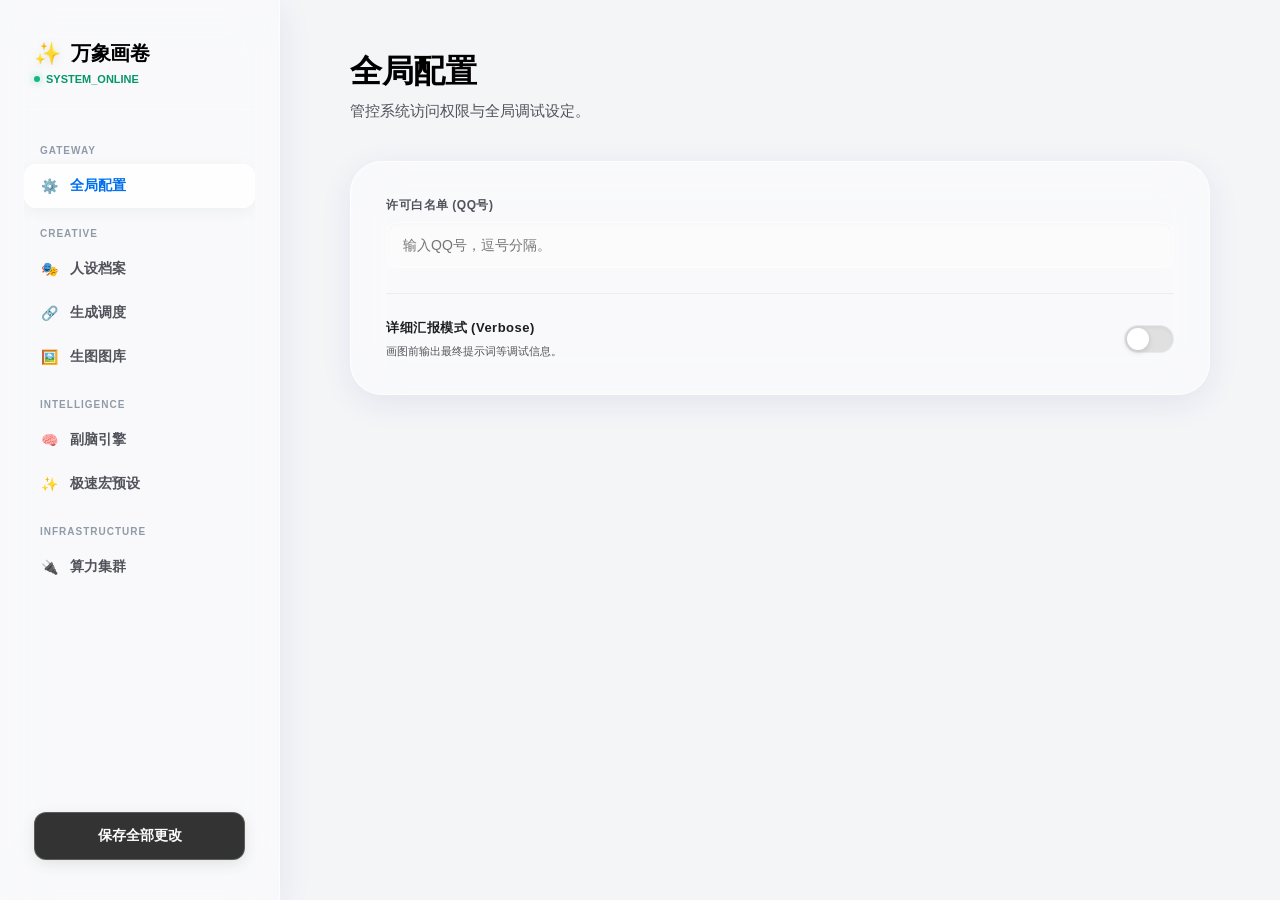
<file: pages/settings/index.html>
<!doctype html>
<html lang="zh-CN">
<head>
    <meta charset="utf-8" />
    <title>Omni-Draw Station</title>
    <link rel="stylesheet" href="./style.css" />
    <style>
        .gallery-skeleton {
            background: linear-gradient(90deg, rgba(255,255,255,0.1) 25%, rgba(255,255,255,0.3) 50%, rgba(255,255,255,0.1) 75%);
            background-size: 400% 100%;
            animation: skeleton-loading 1.5s infinite ease-in-out;
            border-radius: 12px;
            height: 140px;
            width: 140px;
            display: inline-block;
        }
        @keyframes skeleton-loading {
            0% { background-position: 100% 50%; }
            100% { background-position: 0 50%; }
        }
    </style>
</head>
<body>
    <div class="ambient-bg">
        <div class="color-orb orb-1"></div>
        <div class="color-orb orb-2"></div>
        <div class="color-orb orb-3"></div>
    </div>

    <div class="layout-wrapper">
        <aside class="sidebar glass-panel">
            <div class="sidebar-header">
                <div class="brand">
                    <span class="brand-icon">✨</span>
                    <h1>万象画卷</h1>
                </div>
                <div class="status-dot">SYSTEM_ONLINE</div>
            </div>
            
            <nav class="nav-menu">
                <div class="nav-label">GATEWAY</div>
                <button class="nav-item active" data-target="tab-basic"><span>⚙️</span> 全局配置</button>
                <div class="nav-label">CREATIVE</div>
                <button class="nav-item" data-target="tab-persona"><span>🎭</span> 人设档案</button>
                <button class="nav-item" data-target="tab-hub"><span>🔗</span> 生成调度</button>
                <button class="nav-item" data-target="tab-gallery"><span>🖼️</span> 生图图库</button>
                <div class="nav-label">INTELLIGENCE</div>
                <button class="nav-item" data-target="tab-optimizer"><span>🧠</span> 副脑引擎</button>
                <button class="nav-item" data-target="tab-presets"><span>✨</span> 极速宏预设</button>
                <div class="nav-label">INFRASTRUCTURE</div>
                <button class="nav-item" data-target="tab-nodes"><span>🔌</span> 算力集群</button>
            </nav>

            <div class="save-panel">
                <button data-action="save-config" class="btn-primary">保存全部更改</button>
            </div>
        </aside>

        <main class="content">
            <div id="tab-basic" class="tab-pane active">
                <div class="page-header"><h2>全局配置</h2><p>管控系统访问权限与全局调试设定。</p></div>
                <section class="card glass-card">
                    <div class="form-group">
                        <label>许可白名单 (QQ号)</label>
                        <input type="text" id="perm_allowed_users" class="input-glass" placeholder="输入QQ号，逗号分隔。" />
                    </div>
                    <div class="divider"></div>
                    <div style="display: flex; justify-content: space-between; align-items: center;">
                        <div>
                            <label style="margin-bottom: 4px; display: block; color: var(--text-main); font-size: 13px;">详细汇报模式 (Verbose)</label>
                            <span style="font-size: 11px; color: var(--text-muted);">画图前输出最终提示词等调试信息。</span>
                        </div>
                        <div class="switch-wrapper"><input type="checkbox" id="verbose_report" class="ios-switch"></div>
                    </div>
                </section>
            </div>

            <div id="tab-persona" class="tab-pane">
                <div class="page-header"><h2>人设档案</h2></div>
                <div class="grid-row">
                    <section class="card glass-card">
                        <div class="form-group"><label>实体代号</label><input type="text" id="persona_name" class="input-glass" /></div>
                        <div class="form-group"><label>底层特征序列</label><textarea id="persona_prompt" rows="5" class="input-glass"></textarea></div>
                    </section>
                    <section class="card glass-card">
                        <div class="form-group">
                            <label>参考图矩阵</label>
                            <div class="multi-upload-container" id="persona-upload-container">
                                <div class="upload-trigger glass-trigger" id="persona-upload-trigger">
                                    <span class="upload-icon">+</span>
                                    <span class="upload-text">添加图片</span>
                                </div>
                            </div>
                            <input type="file" id="hidden-file-input" accept="image/*" multiple style="display: none;" />
                        </div>
                    </section>
                </div>
            </div>

            <div id="tab-gallery" class="tab-pane">
                <div class="page-header" style="display: flex; justify-content: space-between; align-items: flex-end;">
                    <div><h2>生成图库</h2><p>本地所有通过万象画卷生成的图片归档 (temp_images)。</p></div>
                    <div style="display: flex; gap: 12px; margin-bottom: 8px;">
                        <button data-action="gallery-select-all" class="btn-glass-secondary btn-small">全选/反选</button>
                        <button data-action="gallery-delete-selected" class="btn-glass-secondary btn-small" style="color: var(--danger); border-color: var(--danger);">删除选中</button>
                    </div>
                </div>
                <section class="card glass-card">
                    <div class="multi-upload-container" id="gallery-container" style="min-height: 150px; align-items: center; display: flex; flex-wrap: wrap;">
                    </div>
                </section>
            </div>

            <div id="tab-hub" class="tab-pane">
                <div class="page-header"><h2>生成调度</h2></div>
                <section class="card glass-card">
                    <div class="form-group"><label>图生图负载指向</label><div class="node-selector" id="sel-route-img"></div><input type="hidden" id="route_img" /></div>
                    <div class="divider"></div>
                    <div class="form-group"><label>自拍拟态指向</label><div class="node-selector" id="sel-route-selfie"></div><input type="hidden" id="route_selfie" /></div>
                    <div class="divider"></div>
                    <div class="form-group"><label>视频渲染指向</label><div class="node-selector-video" id="sel-route-video"></div><input type="hidden" id="route_video" /></div>
                </section>
            </div>

            <div id="tab-optimizer" class="tab-pane">
                <div class="page-header"><h2>副脑引擎</h2></div>
                <section class="card glass-card highlight-glass">
                    <div class="card-header"><h3>Prompt Optimizer</h3><div class="switch-wrapper"><input type="checkbox" id="opt_enable" class="ios-switch"></div></div>
                    <div class="grid-2-col">
                        <div class="form-group"><label>画风协议</label><select id="opt_style" class="input-glass"><option value="手机日常原生感">手机日常原生感</option><option value="自拍专用极致真实">自拍专用极致真实</option><option value="电影级光影大片">电影级光影大片</option><option value="日系插画大师">日系插画大师</option><option value="3D 潮玩盲盒">3D 潮玩盲盒</option><option value="自定义模式">自定义模式</option></select></div>
                        <div class="form-group"><label>处理节点</label><div class="node-selector" id="sel-opt-chain"></div><input type="hidden" id="opt_chain" /></div>
                        <div class="form-group"><label>模型核心</label><input type="text" id="opt_model" class="input-glass" /></div>
                        <div class="form-group"><label>超时限制</label><input type="number" id="opt_timeout" class="input-glass" /></div>
                        <div class="form-group full-width"><label>并发上限</label><input type="number" id="opt_batch" class="input-glass" /></div>
                        <div class="form-group full-width"><label>自定义注入要求</label><textarea id="opt_custom" rows="2" class="input-glass"></textarea></div>
                    </div>
                </section>
            </div>

            <div id="tab-presets" class="tab-pane">
                <div class="page-header"><h2>极速宏预设</h2></div>
                <section class="card glass-card">
                    <div class="card-header space-between"><h3>已激活宏指令</h3><button data-action="add-preset" class="btn-glass-secondary btn-small">+ 添加指令</button></div>
                    <div class="list-container" id="presets-container"></div>
                </section>
            </div>

            <div id="tab-nodes" class="tab-pane">
                <div class="page-header"><h2>算力集群</h2></div>
                <section class="card glass-card">
                    <div class="card-header space-between"><h3>图像算力节点</h3><button data-action="add-provider" class="btn-glass-secondary btn-small">+ 添加生图节点</button></div>
                    <div class="list-container" id="providers-container"></div>
                </section>
                <section class="card glass-card">
                    <div class="card-header space-between"><h3>视频渲染节点</h3><button data-action="add-video-provider" class="btn-glass-secondary btn-small">+ 添加视频节点</button></div>
                    <div class="list-container" id="video-providers-container"></div>
                </section>
            </div>
        </main>
    </div>
    <div id="toast-container"></div>
    <script type="module" src="./app.js"></script>
</body>
</html>
</file>
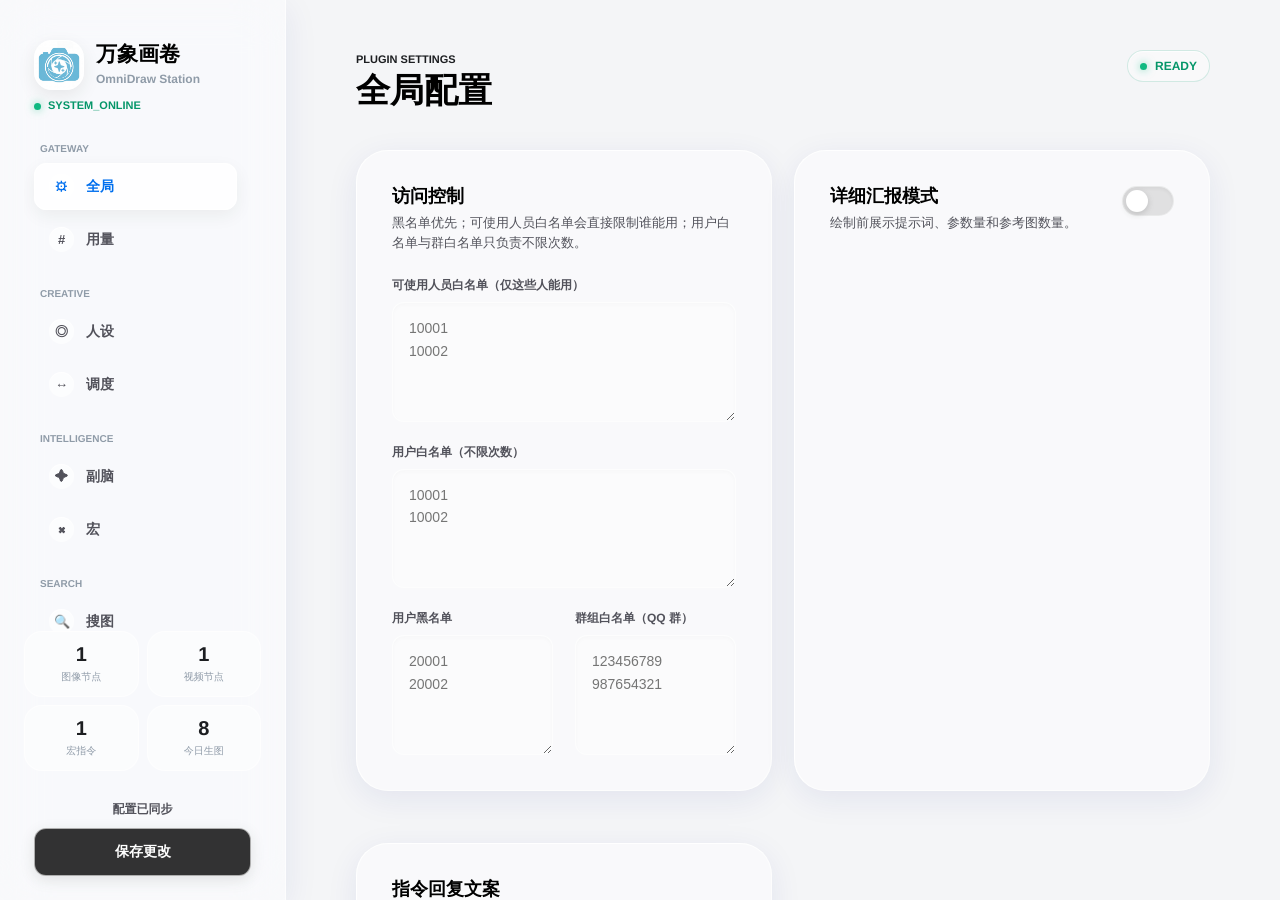
<file: pages/插件配置/index.html>
<!doctype html>
<html lang="zh-CN">
<head>
    <meta charset="utf-8" />
    <meta name="viewport" content="width=device-width, initial-scale=1, viewport-fit=cover" />
    <meta name="theme-color" content="#C1E6FF" />
    <title>OmniDraw Station</title>
    <link rel="icon" href="./logo.png" />
    <link rel="stylesheet" href="./style.css?v=3.3.12" />
</head>
<body>
    <div class="app-shell">
        <aside class="sidebar">
            <div class="brand-block">
                <div class="brand-mark" aria-hidden="true">
                    <img src="./logo.png" alt="" />
                </div>
                <div>
                    <h1>万象画卷</h1>
                    <p>OmniDraw Station</p>
                </div>
            </div>
            <div class="sidebar-status"><span></span>SYSTEM_ONLINE</div>

            <nav class="nav-menu" aria-label="配置导航">
                <div class="nav-label">GATEWAY</div>
                <button class="nav-item active" data-target="tab-basic" type="button">
                    <span class="nav-icon">⚙</span><span>全局</span>
                </button>
                <button class="nav-item" data-target="tab-usage" type="button">
                    <span class="nav-icon">#</span><span>用量</span>
                </button>
                <div class="nav-label">CREATIVE</div>
                <button class="nav-item" data-target="tab-persona" type="button">
                    <span class="nav-icon">◎</span><span>人设</span>
                </button>
                <button class="nav-item" data-target="tab-hub" type="button">
                    <span class="nav-icon">↔</span><span>调度</span>
                </button>
                <div class="nav-label">INTELLIGENCE</div>
                <button class="nav-item" data-target="tab-optimizer" type="button">
                    <span class="nav-icon">✦</span><span>副脑</span>
                </button>
                <button class="nav-item" data-target="tab-presets" type="button">
                    <span class="nav-icon">⌘</span><span>宏</span>
                </button>
                <div class="nav-label">SEARCH</div>
                <button class="nav-item" data-target="tab-search" type="button">
                    <span class="nav-icon">🔍</span><span>搜图</span>
                </button>
                <div class="nav-label">INFRASTRUCTURE</div>
                <button class="nav-item" data-target="tab-nodes" type="button">
                    <span class="nav-icon">▣</span><span>节点</span>
                </button>
            </nav>

            <div class="sidebar-metrics">
                <div><span id="metric-image-nodes">0</span><small>图像节点</small></div>
                <div><span id="metric-video-nodes">0</span><small>视频节点</small></div>
                <div><span id="metric-presets">0</span><small>宏指令</small></div>
                <div><span id="metric-today-images">0</span><small>今日生图</small></div>
            </div>

            <div class="save-panel">
                <div class="save-state" id="save-state">配置已同步</div>
                <button data-action="save-config" class="btn-primary" type="button">保存更改</button>
            </div>
        </aside>

        <main class="content">
            <header class="topbar">
                <div>
                    <span class="eyebrow">PLUGIN SETTINGS</span>
                    <h2 id="active-title">全局配置</h2>
                </div>
                <div class="status-pill"><span></span>READY</div>
            </header>

            <section id="tab-basic" class="tab-pane active" data-title="全局配置">
                <div class="page-grid compact">
                    <article class="card">
                        <div class="card-header">
                            <div>
                                <h3>访问控制</h3>
                                <p>黑名单优先；可使用人员白名单会直接限制谁能用；用户白名单与群白名单只负责不限次数。</p>
                            </div>
                        </div>
                        <div class="form-grid">
                            <div class="form-group full-width">
                                <label for="perm_usable_users">可使用人员白名单（仅这些人能用）</label>
                                <textarea id="perm_usable_users" rows="4" class="input-modern" placeholder="10001&#10;10002"></textarea>
                            </div>
                            <div class="form-group full-width">
                                <label for="perm_allowed_users">用户白名单（不限次数）</label>
                                <textarea id="perm_allowed_users" rows="4" class="input-modern" placeholder="10001&#10;10002"></textarea>
                            </div>
                            <div class="form-group">
                                <label for="perm_blocked_users">用户黑名单</label>
                                <textarea id="perm_blocked_users" rows="4" class="input-modern" placeholder="20001&#10;20002"></textarea>
                            </div>
                            <div class="form-group">
                                <label for="perm_unlimited_groups">群组白名单（QQ 群）</label>
                                <textarea id="perm_unlimited_groups" rows="4" class="input-modern" placeholder="123456789&#10;987654321"></textarea>
                            </div>
                        </div>
                    </article>

                    <article class="card">
                        <div class="setting-row">
                            <div>
                                <h3>详细汇报模式</h3>
                                <p>绘制前展示提示词、参数量和参考图数量。</p>
                            </div>
                            <label class="switch-wrapper" for="verbose_report">
                                <input type="checkbox" id="verbose_report" class="ios-switch" />
                            </label>
                        </div>
                    </article>

                    <article class="card">
                        <div class="card-header">
                            <div>
                                <h3>指令回复文案</h3>
                                <p>自定义 /画、/自拍 和宏指令开始生成前发出的等待回复。</p>
                            </div>
                        </div>
                        <div class="form-grid">
                            <div class="form-group full-width">
                                <label for="reply_draw_pending">/画 与宏指令等待回复</label>
                                <textarea id="reply_draw_pending" rows="3" class="input-modern"></textarea>
                            </div>
                            <div class="form-group full-width">
                                <label for="reply_selfie_pending">/自拍 等待回复</label>
                                <textarea id="reply_selfie_pending" rows="3" class="input-modern"></textarea>
                            </div>
                            <div class="form-group full-width">
                                <label for="reply_draw_error">/画 与宏指令失败回复</label>
                                <textarea id="reply_draw_error" rows="3" class="input-modern"></textarea>
                            </div>
                            <div class="form-group full-width">
                                <label for="reply_selfie_error">/自拍 失败回复</label>
                                <textarea id="reply_selfie_error" rows="3" class="input-modern"></textarea>
                            </div>
                        </div>
                    </article>
                </div>
            </section>

            <section id="tab-usage" class="tab-pane" data-title="用量管理">
                <div class="page-grid compact">
                    <article class="card">
                        <div class="card-header">
                            <div>
                                <h3>每日限额</h3>
                                <p>按 AstrBot 用户 ID 统计成功生图张数。</p>
                            </div>
                            <label class="switch-wrapper" for="usage_enable">
                                <input type="checkbox" id="usage_enable" class="ios-switch" />
                            </label>
                        </div>
                        <div class="form-group">
                            <label for="usage_daily_limit">每人每日上限</label>
                            <input type="number" id="usage_daily_limit" class="input-modern" min="1" />
                        </div>
                    </article>

                    <article class="card">
                        <div class="card-header">
                            <div>
                                <h3>签到奖励</h3>
                                <p>仅对有权限且仍受限额影响的用户生效。</p>
                            </div>
                            <label class="switch-wrapper" for="usage_checkin_enable">
                                <input type="checkbox" id="usage_checkin_enable" class="ios-switch" />
                            </label>
                        </div>
                        <div class="form-grid">
                            <div class="form-group">
                                <label for="usage_checkin_min">最小奖励张数</label>
                                <input type="number" id="usage_checkin_min" class="input-modern" min="0" />
                            </div>
                            <div class="form-group">
                                <label for="usage_checkin_max">最大奖励张数</label>
                                <input type="number" id="usage_checkin_max" class="input-modern" min="0" />
                            </div>
                        </div>
                    </article>

                    <article class="card">
                        <div class="card-header space-between">
                            <div>
                                <h3>今日统计</h3>
                                <p id="usage-stat-date">今日</p>
                            </div>
                            <button data-action="refresh-usage" class="btn-secondary" type="button">刷新</button>
                        </div>
                        <div class="usage-summary">
                            <div><span id="usage-stat-total">0</span><small>总张数</small></div>
                            <div><span id="usage-stat-users">0</span><small>用户数</small></div>
                            <div><span id="usage-stat-limit">不限</span><small>限额</small></div>
                        </div>
                        <div class="usage-user-list" id="usage-users-container"></div>
                    </article>

                    <article class="card">
                        <div class="card-header space-between">
                            <div>
                                <h3>图片缓存</h3>
                                <p>仅管理 temp_images 与 user_refs，不触碰人设参考图。</p>
                            </div>
                            <div class="button-row">
                                <button data-action="refresh-cache" class="btn-secondary" type="button">刷新</button>
                                <button data-action="clear-cache" class="btn-secondary btn-danger" type="button">清理缓存</button>
                            </div>
                        </div>
                        <div class="cache-summary">
                            <div><span id="cache-total-count">0</span><small>图片总数</small></div>
                            <div><span id="cache-total-size">0 B</span><small>缓存体积</small></div>
                            <div><span id="cache-temp-count">0</span><small>发送给用户</small></div>
                            <div><span id="cache-refs-count">0</span><small>用户参考图</small></div>
                        </div>
                        <div class="cache-breakdown">
                            <div><strong>temp_images</strong><span id="cache-temp-size">0 B</span></div>
                            <div><strong>user_refs</strong><span id="cache-refs-size">0 B</span></div>
                        </div>
                    </article>

                    <article class="card">
                        <div class="card-header">
                            <div>
                                <h3>自动清理</h3>
                                <p>定时清空缓存，或在缓存容量超过上限时删除最旧图片。</p>
                            </div>
                        </div>
                        <div class="form-grid">
                            <div class="setting-row cache-setting-row full-width">
                                <div>
                                    <h3>定时清理</h3>
                                    <p>按固定间隔清空两个缓存目录中的图片。</p>
                                </div>
                                <label class="switch-wrapper" for="cache_scheduled_enable">
                                    <input type="checkbox" id="cache_scheduled_enable" class="ios-switch" />
                                </label>
                            </div>
                            <div class="form-group">
                                <label for="cache_scheduled_hours">清理间隔（小时）</label>
                                <input type="number" id="cache_scheduled_hours" class="input-modern" min="1" />
                            </div>
                            <div class="setting-row cache-setting-row full-width">
                                <div>
                                    <h3>容量上限清理</h3>
                                    <p>超过上限时优先删除最旧的缓存图片。</p>
                                </div>
                                <label class="switch-wrapper" for="cache_limit_enable">
                                    <input type="checkbox" id="cache_limit_enable" class="ios-switch" />
                                </label>
                            </div>
                            <div class="form-group">
                                <label for="cache_max_mb">缓存容量上限（MB）</label>
                                <input type="number" id="cache_max_mb" class="input-modern" min="1" />
                            </div>
                        </div>
                    </article>
                </div>
            </section>

            <section id="tab-persona" class="tab-pane" data-title="人设档案">
                <div class="page-grid">
                    <article class="card">
                        <div class="card-header">
                            <div>
                                <h3>基础人设</h3>
                                <p>自拍模式会与副脑输出合并。</p>
                            </div>
                        </div>
                        <div class="persona-manager">
                            <div class="persona-profiles" id="persona-profiles-container"></div>
                            <button class="btn-glass-secondary" data-action="add-persona" type="button">新增人设</button>
                        </div>
                        <div class="form-group">
                            <label for="persona_name">实体代号</label>
                            <input type="text" id="persona_name" class="input-modern" data-sync="persona-name" />
                        </div>
                        <div class="form-group">
                            <label for="persona_prompt">底层特征序列 (Base Prompt)</label>
                            <textarea id="persona_prompt" rows="7" class="input-modern" data-sync="persona-prompt"></textarea>
                        </div>
                    </article>

                    <article class="card">
                        <div class="card-header">
                            <div>
                                <h3>参考图矩阵</h3>
                                <p>支持多张形象参考图。最好1-3张，建议控制在5张以内。</p>
                            </div>
                        </div>
                        <div class="multi-upload-container" id="persona-upload-container">
                            <button class="upload-trigger" id="persona-upload-trigger" type="button">
                                <span class="upload-icon">+</span>
                                <span class="upload-text">添加图片</span>
                            </button>
                        </div>
                        <input type="file" id="hidden-file-input" accept="image/png, image/jpeg, image/webp" multiple hidden />
                    </article>
                </div>
            </section>

            <section id="tab-hub" class="tab-pane" data-title="生成调度">
                <article class="card wide-card">
                    <div class="card-header">
                        <div>
                            <h3>链路路由</h3>
                            <p>把不同任务指向对应节点。</p>
                        </div>
                    </div>
                    <div class="route-stack">
                        <div class="route-row">
                            <label>图像生成</label>
                            <div class="route-control">
                                <div class="route-main-line">
                                    <div class="node-selector" id="sel-route-img"></div>
                                    <label class="route-backup-panel" for="route_img_backup">
                                        <span>备用节点</span>
                                        <input type="checkbox" id="route_img_backup" class="ios-switch route-backup-toggle" data-route="text2img" />
                                    </label>
                                </div>
                                <div class="route-backup-selector" id="sel-route-img-backup"></div>
                            </div>
                            <input type="hidden" id="route_img" />
                        </div>
                        <div class="route-row">
                            <label>人设自拍</label>
                            <div class="route-control">
                                <div class="route-main-line">
                                    <div class="node-selector" id="sel-route-selfie"></div>
                                    <label class="route-backup-panel" for="route_selfie_backup">
                                        <span>备用节点</span>
                                        <input type="checkbox" id="route_selfie_backup" class="ios-switch route-backup-toggle" data-route="selfie" />
                                    </label>
                                </div>
                                <div class="route-backup-selector" id="sel-route-selfie-backup"></div>
                            </div>
                            <input type="hidden" id="route_selfie" />
                        </div>
                        <div class="route-row">
                            <label>视频渲染</label>
                            <div class="route-control">
                                <div class="route-main-line">
                                    <div class="node-selector-video" id="sel-route-video"></div>
                                    <label class="route-backup-panel" for="route_video_backup">
                                        <span>备用节点</span>
                                        <input type="checkbox" id="route_video_backup" class="ios-switch route-backup-toggle" data-route="video" />
                                    </label>
                                </div>
                                <div class="route-backup-selector" id="sel-route-video-backup"></div>
                            </div>
                            <input type="hidden" id="route_video" />
                        </div>
                    </div>
                </article>
            </section>

            <section id="tab-optimizer" class="tab-pane" data-title="副脑引擎">
                <article class="card highlight-card wide-card">
                    <div class="card-header">
                        <div>
                            <h3>Prompt Optimizer</h3>
                            <p>提示词重构与风格增强。</p>
                        </div>
                        <label class="switch-wrapper" for="opt_enable">
                            <input type="checkbox" id="opt_enable" class="ios-switch" />
                        </label>
                    </div>
                    <div class="form-grid">
                        <div class="form-group">
                            <label for="opt_style">画风协议</label>
                            <select id="opt_style" class="input-modern">
                                <option value="手机日常原生感">手机日常原生感</option>
                                <option value="自拍专用极致真实">自拍专用极致真实</option>
                                <option value="电影级光影大片">电影级光影大片</option>
                                <option value="日系插画大师">日系插画大师</option>
                                <option value="3D 潮玩盲盒">3D 潮玩盲盒</option>
                                <option value="自定义模式">自定义模式</option>
                            </select>
                        </div>
                        <div class="form-group">
                            <label>处理节点</label>
                            <div class="node-selector" id="sel-opt-chain"></div>
                            <input type="hidden" id="opt_chain" />
                        </div>
                        <div class="form-group">
                            <label for="opt_model">模型核心</label>
                            <input type="text" id="opt_model" class="input-modern" />
                        </div>
                        <div class="form-group">
                            <label for="opt_timeout">超时限制 (秒)</label>
                            <input type="number" id="opt_timeout" class="input-modern" min="1" />
                        </div>
                        <div class="form-group">
                            <label for="opt_batch">批量上限</label>
                            <input type="number" id="opt_batch" class="input-modern" min="0" />
                        </div>
                        <div class="form-group full-width">
                            <label for="opt_custom">自定义注入要求</label>
                            <textarea id="opt_custom" rows="4" class="input-modern" placeholder="补充特定的画面要求..."></textarea>
                        </div>
                    </div>
                </article>
            </section>

            <section id="tab-presets" class="tab-pane" data-title="极速宏预设">
                <article class="card wide-card">
                    <div class="card-header space-between">
                        <div>
                            <h3>宏指令</h3>
                            <p>快捷指令与底层提示词映射。</p>
                        </div>
                        <button data-action="add-preset" class="btn-secondary" type="button">添加指令</button>
                    </div>
                    <div class="list-container" id="presets-container"></div>
                </article>
            </section>

            <section id="tab-search" class="tab-pane" data-title="自动搜图">
                <div class="page-grid compact">
                    <article class="card">
                        <div class="card-header">
                            <div>
                                <h3>自动搜索参考图</h3>
                                <p>当用户画特定角色时，自动搜索官方参考图。</p>
                            </div>
                        </div>
                        <div class="form-grid">
                            <div class="form-group">
                                <label>
                                    <input type="checkbox" id="enable_auto_search_refs" />
                                    启用自动搜索参考图
                                </label>
                            </div>
                            <div class="form-group">
                                <label for="auto_search_trigger_mode">触发模式</label>
                                <select id="auto_search_trigger_mode" class="input-modern">
                                    <option value="keyword">keyword - 包含关键词时触发</option>
                                    <option value="always">always - 总是触发</option>
                                    <option value="manual">manual - 只使用预设URL</option>
                                </select>
                            </div>
                            <div class="form-group full-width">
                                <label for="auto_search_keywords">触发关键词</label>
                                <textarea id="auto_search_keywords" rows="2" class="input-modern" placeholder="嘉然,向晚,乃琳,贝拉,A-SOUL"></textarea>
                                <small>提示词包含这些关键词时触发搜索，可按行、逗号或空格分隔。</small>
                            </div>
                            <div class="form-group full-width">
                                <label for="auto_search_sites">搜索站点</label>
                                <textarea id="auto_search_sites" rows="2" class="input-modern" placeholder="moegirl.org.cn,bilibili.com,baidu.com"></textarea>
                                <small>搜索参考图的网站，可按行、逗号或空格分隔。</small>
                            </div>
                            <div class="form-group">
                                <label for="auto_search_max_refs">最大参考图数量</label>
                                <input type="number" id="auto_search_max_refs" class="input-modern" value="2" min="1" max="5" />
                            </div>
                            <div class="form-group full-width">
                                <label for="auto_search_llm_prompt">返回给LLM的提示词</label>
                                <textarea id="auto_search_llm_prompt" rows="3" class="input-modern" placeholder="需要搜索参考图，关键词：{keywords}。请调用 web_search 搜索图片URL..."></textarea>
                                <small>支持 {keywords} 占位符，自动替换为匹配的关键词。</small>
                            </div>
                        </div>
                    </article>
                </div>
            </section>

            <section id="tab-nodes" class="tab-pane" data-title="算力集群">
                <article class="card wide-card">
                    <div class="card-header space-between">
                        <div>
                            <h3>图像算力节点</h3>
                            <p>OpenAI Images 或 Chat 兼容接口。</p>
                        </div>
                        <button data-action="add-provider" class="btn-secondary" type="button">添加生图节点</button>
                    </div>
                    <div class="list-container" id="providers-container"></div>
                </article>

                <article class="card wide-card">
                    <div class="card-header space-between">
                        <div>
                            <h3>视频渲染节点</h3>
                            <p>异步轮询、同步阻塞或 Chat 伪装协议。</p>
                        </div>
                        <button data-action="add-video-provider" class="btn-secondary" type="button">添加视频节点</button>
                    </div>
                    <div class="list-container" id="video-providers-container"></div>
                </article>
            </section>
        </main>
    </div>

    <div id="toast-container" aria-live="polite"></div>
    <script type="module" src="./app.js?v=3.3.11"></script>
</body>
</html>
</file>
<file: pages/settings/style.css>
:root {
    --glass-bg: rgba(255, 255, 255, 0.45);
    --glass-border: rgba(255, 255, 255, 0.6);
    --glass-highlight: rgba(255, 255, 255, 0.8);
    --glass-shadow: 0 8px 32px 0 rgba(31, 38, 135, 0.08);
    
    --input-bg: rgba(255, 255, 255, 0.3);
    --input-focus: rgba(255, 255, 255, 0.7);
    
    --text-main: #1C1E21;
    --text-muted: #52525B;
    --accent: #006FEE;
    --accent-glass: rgba(0, 111, 238, 0.15);
    --danger: #FF453A;
    
    --radius-sm: 12px;
    --radius-md: 20px;
    --radius-lg: 32px;
    --transition: all 0.3s cubic-bezier(0.25, 0.8, 0.25, 1);
}

html, body { height: 100%; margin: 0; padding: 0; background: #F4F5F7; font-family: -apple-system, BlinkMacSystemFont, "SF Pro Text", "Helvetica Neue", sans-serif; -webkit-font-smoothing: antialiased; overflow: hidden; }
* { box-sizing: border-box; }

/* 🌟 核心：流光背景层 */
.ambient-bg { position: fixed; top: 0; left: 0; width: 100vw; height: 100vh; z-index: -1; background: #E9ECEF; overflow: hidden; }
.color-orb { position: absolute; border-radius: 50%; filter: blur(80px); opacity: 0.6; animation: float 15s ease-in-out infinite alternate; }
.orb-1 { width: 500px; height: 500px; background: #FFD1FF; top: -100px; left: -100px; }
.orb-2 { width: 600px; height: 600px; background: #C2E9FB; bottom: -200px; right: -100px; animation-delay: -5s; }
.orb-3 { width: 400px; height: 400px; background: #E0C3FC; top: 40%; left: 40%; animation-delay: -10s; }
@keyframes float { 0% { transform: translate(0, 0) scale(1); } 100% { transform: translate(40px, 40px) scale(1.1); } }

/* 💡 将 maxWidth 去除，实现宽度 100vw，侧边栏贴边 */
.layout-wrapper { display: flex; height: 100vh; width: 100vw; margin: 0; }

/* 🌟 核心：液态侧边栏 */
.sidebar { width: 280px; flex-shrink: 0; display: flex; flex-direction: column; padding: 40px 24px; z-index: 10; border-right: 1px solid var(--glass-border); }
.glass-panel { background: var(--glass-bg); backdrop-filter: blur(24px); -webkit-backdrop-filter: blur(24px); box-shadow: var(--glass-shadow); }

.sidebar-header { padding: 0 10px 24px; border-bottom: 1px solid rgba(255,255,255,0.3); margin-bottom: 15px; }
.brand { display: flex; align-items: center; gap: 10px; }
.brand-icon { font-size: 22px; filter: drop-shadow(0 2px 4px rgba(0,0,0,0.1)); }
.brand h1 { font-size: 20px; font-weight: 800; letter-spacing: -0.5px; margin: 0; color: #000; }
.status-dot { font-size: 11px; color: #059669; font-weight: 700; margin-top: 6px; display: flex; align-items: center; gap: 6px; }
.status-dot::before { content: ""; display: block; width: 6px; height: 6px; background: #10B981; border-radius: 50%; box-shadow: 0 0 8px rgba(16, 185, 129, 0.6); }

.nav-label { font-size: 10px; font-weight: 800; color: #8F9BA8; padding: 20px 16px 8px; letter-spacing: 1px; }
.nav-menu { flex: 1; overflow-y: auto; }
.nav-item { display: flex; align-items: center; gap: 12px; width: 100%; padding: 12px 16px; border: 1px solid transparent; background: transparent; border-radius: var(--radius-sm); color: var(--text-muted); font-size: 14px; font-weight: 600; cursor: pointer; transition: var(--transition); outline: none; }
.nav-item:hover { background: rgba(255,255,255,0.5); color: var(--text-main); }
.nav-item.active { background: rgba(255,255,255,0.8); color: var(--accent); border: 1px solid #FFF; box-shadow: 0 4px 15px rgba(0,0,0,0.05); }

.save-panel { margin-top: auto; padding: 16px 10px 0; }
.btn-primary { width: 100%; padding: 14px; background: rgba(0,0,0,0.8); backdrop-filter: blur(10px); color: #FFF; border: 1px solid rgba(255,255,255,0.2); border-radius: var(--radius-sm); font-weight: 600; font-size: 14px; cursor: pointer; transition: var(--transition); outline: none; box-shadow: 0 4px 15px rgba(0,0,0,0.1); }
.btn-primary:hover:not(:disabled) { background: #000; transform: translateY(-2px); box-shadow: 0 8px 20px rgba(0,0,0,0.2); }
.btn-primary:active:not(:disabled) { transform: scale(0.98); }
.spinner { display: inline-block; animation: spin 1s linear infinite; }
@keyframes spin { to { transform: rotate(360deg); } }

/* 主区域 */
.content { flex: 1; height: 100%; overflow-y: auto; padding: 50px 70px; scroll-behavior: smooth; position: relative; z-index: 5; }
.tab-pane { display: none; opacity: 0; transform: translateY(20px); transition: opacity 0.4s ease, transform 0.4s cubic-bezier(0.2, 0.8, 0.2, 1); }
.tab-pane.active { display: block; opacity: 1; transform: translateY(0); }

.page-header { margin-bottom: 40px; }
.page-header h2 { font-size: 32px; font-weight: 800; margin: 0 0 8px 0; letter-spacing: -0.5px; color: #000; }
.page-header p { color: var(--text-muted); font-size: 15px; margin: 0; font-weight: 500; }

/* 🌟 核心：液态卡片 */
.glass-card { background: var(--glass-bg); backdrop-filter: blur(24px); -webkit-backdrop-filter: blur(24px); border-radius: var(--radius-lg); padding: 35px; margin-bottom: 30px; box-shadow: var(--glass-shadow); border: 1px solid var(--glass-border); border-top: 1px solid var(--glass-highlight); border-left: 1px solid var(--glass-highlight); transition: var(--transition); }
.glass-card:hover { box-shadow: 0 12px 40px 0 rgba(31, 38, 135, 0.12); }
.highlight-glass { position: relative; overflow: hidden; }
.highlight-glass::before { content: ''; position: absolute; top: 0; left: 0; width: 100%; height: 4px; background: linear-gradient(90deg, #006FEE, #00F0FF); }
.card-header { margin-bottom: 25px; display: flex; justify-content: space-between; align-items: center; }
.card-header h3 { font-size: 17px; font-weight: 700; margin: 0; color: #000; }

.grid-row { display: grid; grid-template-columns: 1fr 1fr; gap: 30px; }
.grid-2-col { display: grid; grid-template-columns: 1fr 1fr; gap: 20px; }
.full-width { grid-column: 1 / -1; }

.form-group { display: flex; flex-direction: column; gap: 8px; margin-bottom: 20px; }
.form-group:last-child { margin-bottom: 0; }
label { font-size: 12px; font-weight: 700; color: var(--text-muted); letter-spacing: 0.5px; }

/* 🌟 核心：玻璃质感输入框 */
.input-glass { width: 100%; padding: 14px 16px; background: var(--input-bg); border: 1px solid rgba(255,255,255,0.4); border-radius: var(--radius-sm); color: var(--text-main); font-size: 14px; transition: var(--transition); outline: none; font-weight: 500; box-shadow: inset 0 2px 4px rgba(0,0,0,0.02); }
.input-glass:hover { background: rgba(255,255,255,0.5); }
.input-glass:focus { background: var(--input-focus); border-color: rgba(255,255,255,0.8); box-shadow: 0 0 0 4px var(--accent-glass), inset 0 2px 4px rgba(0,0,0,0.01); }
textarea.input-glass { resize: vertical; line-height: 1.6; }
.divider { height: 1px; background: rgba(0,0,0,0.05); margin: 25px 0; }

/* iOS 开关 */
.switch-wrapper { display: flex; align-items: center; }
.ios-switch { appearance: none; width: 50px; height: 28px; background: rgba(0,0,0,0.1); border-radius: 28px; position: relative; cursor: pointer; outline: none; transition: 0.3s; margin: 0; border: 1px solid rgba(255,255,255,0.3); box-shadow: inset 0 2px 4px rgba(0,0,0,0.05); }
.ios-switch::after { content: ''; position: absolute; top: 2px; left: 2px; width: 22px; height: 22px; background: #FFF; border-radius: 50%; box-shadow: 0 2px 6px rgba(0,0,0,0.15); transition: 0.3s cubic-bezier(0.2, 0.8, 0.2, 1); }
.ios-switch:checked { background: #34C759; border-color: #34C759; }
.ios-switch:checked::after { transform: translateX(22px); }

/* 🌟 这是你原本的 selector-chip，我不做任何修改！ */
.node-selector, .node-selector-video { display: flex; flex-wrap: wrap; gap: 10px; margin-top: 5px; }
.selector-chip { padding: 8px 16px; background: var(--input-bg); border-radius: 20px; font-size: 13px; font-weight: 600; color: var(--text-muted); cursor: pointer; border: 1px solid rgba(255,255,255,0.3); transition: var(--transition); backdrop-filter: blur(10px); }
.selector-chip:hover { background: rgba(255,255,255,0.6); }
.selector-chip.active { background: var(--accent); color: #FFF; border-color: var(--accent); box-shadow: 0 4px 12px rgba(0, 111, 238, 0.3); }
.empty-hint { font-size: 12px; color: #A1A1AA; font-style: italic; }

/* 多图上传区域 */
.multi-upload-container { display: flex; flex-wrap: wrap; gap: 15px; align-items: stretch; }
.image-preview-wrapper { position: relative; animation: popIn 0.4s cubic-bezier(0.2, 0.8, 0.2, 1); }
.image-preview { height: 100px; width: auto; max-width: 160px; object-fit: cover; border-radius: var(--radius-sm); border: 2px solid #FFF; box-shadow: 0 4px 12px rgba(0,0,0,0.08); background: var(--input-bg); display: block; }
.btn-del-img { position: absolute; top: -10px; right: -10px; width: 26px; height: 26px; background: rgba(0,0,0,0.7); backdrop-filter: blur(4px); color: #FFF; border: 1px solid rgba(255,255,255,0.2); border-radius: 50%; font-size: 14px; display: flex; align-items: center; justify-content: center; cursor: pointer; outline: none; transition: 0.2s; box-shadow: 0 2px 8px rgba(0,0,0,0.2); }
.btn-del-img:hover { background: var(--danger); transform: scale(1.1); }
.glass-trigger { height: 100px; min-width: 100px; border: 2px dashed rgba(0,0,0,0.15); border-radius: var(--radius-sm); display: flex; flex-direction: column; align-items: center; justify-content: center; cursor: pointer; background: rgba(255,255,255,0.2); transition: var(--transition); padding: 0 20px; }
.glass-trigger:hover { border-color: var(--accent); background: rgba(255,255,255,0.6); }
.upload-icon { font-size: 24px; color: var(--accent); font-weight: 300; }
.upload-text { font-size: 12px; font-weight: 700; color: var(--text-muted); margin-top: 4px; }
@keyframes popIn { from { opacity: 0; transform: scale(0.85); } to { opacity: 1; transform: scale(1); } }

/* 玻璃次级按钮 */
.btn-glass-secondary { background: rgba(255,255,255,0.5); color: #000; border: 1px solid rgba(255,255,255,0.6); padding: 8px 16px; border-radius: 8px; font-size: 13px; font-weight: 700; cursor: pointer; transition: var(--transition); outline: none; box-shadow: 0 2px 6px rgba(0,0,0,0.02); }
.btn-glass-secondary:hover { background: #FFF; box-shadow: 0 4px 12px rgba(0,0,0,0.05); transform: translateY(-1px); }

/* 列表容器 */
.list-container { display: flex; flex-direction: column; gap: 16px; }
.list-card { border: 1px solid rgba(255,255,255,0.6); border-radius: var(--radius-md); padding: 24px; background: rgba(255,255,255,0.45); transition: var(--transition); }
.list-card:hover { background: rgba(255,255,255,0.7); box-shadow: 0 8px 24px rgba(0,0,0,0.05); }
.list-card-header { display: flex; justify-content: space-between; align-items: center; margin-bottom: 20px; border-bottom: 1px solid rgba(0,0,0,0.05); padding-bottom: 16px; }
.input-minimal { background: transparent; border: none; font-size: 16px; font-weight: 800; width: 180px; outline: none; border-bottom: 1px solid transparent; transition: var(--transition); color: var(--text-main); }
.input-minimal:focus { border-bottom-color: var(--accent); }

.list-item { display: flex; align-items: center; gap: 12px; padding: 10px 16px; background: rgba(255,255,255,0.4); border-radius: var(--radius-sm); border: 1px solid rgba(255,255,255,0.5); transition: var(--transition); }
.list-item:focus-within { background: rgba(255,255,255,0.8); border-color: #FFF; box-shadow: 0 4px 15px rgba(0,0,0,0.05); }
.preset-name { width: 140px; background: transparent; font-weight: 700; }
.preset-prompt { flex: 1; background: transparent; }
.divider-text { color: #A1A1AA; font-size: 12px; font-weight: 700; }
.btn-icon { background: transparent; border: none; color: #A1A1AA; font-size: 18px; cursor: pointer; transition: var(--transition); width: 28px; height: 28px; border-radius: 50%; display: flex; align-items: center; justify-content: center; outline: none; }
.btn-icon:hover { color: var(--danger); background: #FEE2E2; }

/* Toast */
#toast-container { position: fixed; top: 40px; left: 50%; transform: translateX(-50%); z-index: 10000; display: flex; flex-direction: column; gap: 10px; pointer-events: none; }
.toast { background: rgba(0,0,0,0.75); backdrop-filter: blur(12px); -webkit-backdrop-filter: blur(12px); color: #FFF; padding: 14px 28px; border-radius: 30px; font-size: 14px; font-weight: 500; display: flex; align-items: center; gap: 10px; box-shadow: 0 12px 30px rgba(0,0,0,0.15); border: 1px solid rgba(255,255,255,0.1); animation: slideDown 0.4s cubic-bezier(0.2, 0.8, 0.2, 1) forwards; }
.toast-success .toast-icon { color: #34C759; font-weight: bold; }
.toast-error .toast-icon { color: #FF3B30; font-weight: bold; }
.toast-fadeout { opacity: 0; transform: translateY(-20px); transition: 0.3s; }
@keyframes slideDown { from { opacity: 0; transform: translateY(-20px); } to { opacity: 1; transform: translateY(0); } }

/* 动画节点 */
.node-enter { animation: slideInUp 0.5s cubic-bezier(0.2, 0.8, 0.2, 1) forwards; }
.node-exit { animation: fadeOutRight 0.3s ease-in forwards; pointer-events: none; }
@keyframes slideInUp { 0% { opacity: 0; transform: translateY(20px) scale(0.98); } 100% { opacity: 1; transform: translateY(0) scale(1); } }
@keyframes fadeOutRight { 0% { opacity: 1; transform: translateX(0); } 100% { opacity: 0; transform: translateX(30px); } }

/* 💡 新增：独立的 api-chip 样式，用于算力集群模式选择，互不干扰 */
.chip-group { display: flex; flex-wrap: wrap; gap: 8px; }
.api-chip { padding: 8px 16px; background: rgba(255,255,255,0.5); border-radius: 20px; font-size: 13px; font-weight: 600; color: var(--text-muted); cursor: pointer; border: 1px solid rgba(255,255,255,0.6); transition: var(--transition); backdrop-filter: blur(10px); }
.api-chip:hover { background: rgba(255,255,255,0.8); color: var(--text-main); }
.api-chip.active { background: var(--accent); color: #FFF; border-color: var(--accent); box-shadow: 0 4px 12px rgba(0, 111, 238, 0.3); }

/* 追加到文件末尾即可 */
.chip-del { 
    margin-left: 6px; 
    color: inherit; 
    opacity: 0.5; 
    padding: 0 4px; 
    border-radius: 50%; 
    transition: 0.2s; 
    display: inline-flex; 
    align-items: center; 
    justify-content: center; 
    font-size: 14px; 
    font-weight: bold; 
    line-height: 1; 
}
.chip-del:hover { 
    background: rgba(0,0,0,0.1); 
    opacity: 1; 
    color: var(--danger); 
    transform: scale(1.1); 
}
.api-chip.active .chip-del:hover { 
    background: rgba(255,255,255,0.25); 
    color: #FFF; 
}
</file>
<file: pages/插件配置/style.css>
:root {
    color-scheme: light;
    --page-bg: #f4f5f7;
    --panel-bg: rgba(255, 255, 255, 0.45);
    --panel-strong: rgba(255, 255, 255, 0.72);
    --panel-hover: rgba(255, 255, 255, 0.82);
    --panel-border: rgba(255, 255, 255, 0.6);
    --panel-highlight: rgba(255, 255, 255, 0.86);
    --input-bg: rgba(255, 255, 255, 0.3);
    --input-focus: rgba(255, 255, 255, 0.72);
    --text-main: #1c1e21;
    --text-muted: #52525b;
    --text-soft: #8f9ba8;
    --accent: #006fee;
    --accent-glass: rgba(0, 111, 238, 0.15);
    --accent-shadow: rgba(0, 111, 238, 0.28);
    --success: #059669;
    --success-dot: #10b981;
    --danger: #ff453a;
    --danger-soft: rgba(255, 69, 58, 0.12);
    --warning: #b7791f;
    --shadow-soft: 0 8px 32px rgba(31, 38, 135, 0.08);
    --shadow-pop: 0 14px 38px rgba(31, 38, 135, 0.13);
    --radius-sm: 12px;
    --radius-md: 20px;
    --radius-lg: 32px;
    --ease: 220ms cubic-bezier(0.22, 1, 0.36, 1);
    --spring: 520ms cubic-bezier(0.17, 1.42, 0.28, 1);
    --spring-fast: 340ms cubic-bezier(0.2, 1.28, 0.28, 1);
}

* {
    box-sizing: border-box;
}

html,
body {
    width: 100%;
    height: 100%;
    margin: 0;
    overflow: hidden;
    color: var(--text-main);
    background: var(--page-bg);
    font-family: -apple-system, BlinkMacSystemFont, "SF Pro Text", "Helvetica Neue", "Segoe UI", "Microsoft YaHei", sans-serif;
    -webkit-font-smoothing: antialiased;
    text-rendering: geometricPrecision;
}

button,
input,
textarea,
select {
    font: inherit;
}

button {
    -webkit-tap-highlight-color: transparent;
}

button:focus-visible,
input:focus-visible,
textarea:focus-visible,
select:focus-visible {
    outline: 2px solid rgba(0, 111, 238, 0.46);
    outline-offset: 3px;
}

.app-shell {
    display: flex;
    width: 100vw;
    height: 100dvh;
    overflow: hidden;
}

.sidebar {
    display: flex;
    flex: 0 0 286px;
    flex-direction: column;
    min-width: 0;
    height: 100%;
    padding: 40px 24px 24px;
    border-right: 1px solid var(--panel-border);
    background: var(--panel-bg);
    box-shadow: var(--shadow-soft);
    backdrop-filter: saturate(180%) blur(24px);
    -webkit-backdrop-filter: saturate(180%) blur(24px);
}

.brand-block {
    display: flex;
    align-items: center;
    gap: 12px;
    min-width: 0;
    padding: 0 10px 10px;
}

.brand-mark {
    display: grid;
    place-items: center;
    flex: 0 0 auto;
    width: 50px;
    height: 50px;
    overflow: hidden;
    border: 1px solid var(--panel-border);
    border-radius: 18px;
    background: var(--panel-strong);
    box-shadow: 0 6px 18px rgba(0, 0, 0, 0.08);
}

.brand-mark img {
    display: block;
    width: 100%;
    height: 100%;
    object-fit: cover;
    transform: scale(1.36);
}

.brand-block h1 {
    margin: 0;
    color: #000;
    font-size: 21px;
    font-weight: 850;
    line-height: 1.08;
    letter-spacing: 0;
}

.brand-block p {
    margin: 5px 0 0;
    color: var(--text-soft);
    font-size: 12px;
    font-weight: 760;
    letter-spacing: 0;
}

.sidebar-status {
    display: inline-flex;
    align-items: center;
    gap: 7px;
    width: fit-content;
    margin: 0 10px 12px;
    color: var(--success);
    font-size: 11px;
    font-weight: 850;
}

.sidebar-status span,
.status-pill span {
    display: inline-block;
    width: 7px;
    height: 7px;
    border-radius: 50%;
    background: var(--success-dot);
    box-shadow: 0 0 8px rgba(16, 185, 129, 0.6);
}

.nav-menu {
    flex: 1;
    min-height: 0;
    overflow-y: auto;
    scrollbar-width: thin;
    scrollbar-color: rgba(143, 155, 168, 0.38) transparent;
}

.nav-label {
    padding: 20px 16px 8px;
    color: var(--text-soft);
    font-size: 10px;
    font-weight: 900;
    letter-spacing: 0;
}

.nav-item {
    position: relative;
    display: flex;
    align-items: center;
    gap: 12px;
    width: min(208px, calc(100% - 34px));
    min-height: 44px;
    margin: 0 10px 6px;
    padding: 10px 14px;
    border: 1px solid transparent;
    border-radius: var(--radius-sm);
    color: var(--text-muted);
    background: transparent;
    cursor: pointer;
    overflow: hidden;
    font-size: 14px;
    font-weight: 680;
    transform: translateZ(0);
    transition:
        background var(--ease),
        border-color var(--ease),
        box-shadow var(--ease),
        color var(--ease),
        transform var(--spring);
}

.nav-item:hover {
    color: var(--text-main);
    background: rgba(255, 255, 255, 0.52);
    transform: translateY(-1px) scale(1.012);
}

.nav-item.active {
    color: var(--accent);
    border-color: #fff;
    background: rgba(255, 255, 255, 0.82);
    box-shadow: 0 6px 18px rgba(0, 0, 0, 0.06);
}

.nav-item:active,
.nav-item.is-pressing {
    transform: scale(0.955);
}

.nav-icon {
    display: grid;
    place-items: center;
    width: 25px;
    height: 25px;
    border-radius: 999px;
    background: rgba(255, 255, 255, 0.58);
    color: currentColor;
    font-size: 13px;
    font-weight: 900;
    box-shadow: inset 0 1px 0 rgba(255, 255, 255, 0.72);
}

.sidebar-metrics {
    display: grid;
    grid-template-columns: repeat(2, 1fr);
    gap: 8px;
    margin-top: auto;
}

.sidebar-metrics div {
    min-width: 0;
    padding: 12px 8px;
    border: 1px solid var(--panel-border);
    border-radius: 18px;
    background: rgba(255, 255, 255, 0.36);
    text-align: center;
}

.sidebar-metrics span {
    display: block;
    color: var(--text-main);
    font-size: 20px;
    font-weight: 850;
}

.sidebar-metrics small {
    display: block;
    margin-top: 3px;
    overflow: hidden;
    color: var(--text-soft);
    font-size: 10px;
    text-overflow: ellipsis;
    white-space: nowrap;
}

.save-panel {
    display: grid;
    gap: 10px;
    margin-top: 14px;
    padding: 16px 10px 0;
}

.save-state {
    color: var(--text-muted);
    font-size: 12px;
    font-weight: 720;
    text-align: center;
}

body.is-dirty .save-state {
    color: var(--warning);
}

.content {
    flex: 1;
    min-width: 0;
    height: 100%;
    overflow-y: auto;
    padding: 50px 70px 60px;
    scroll-behavior: smooth;
    position: relative;
    z-index: 2;
    scrollbar-width: thin;
    scrollbar-color: rgba(143, 155, 168, 0.4) transparent;
}

.topbar {
    display: flex;
    align-items: flex-start;
    justify-content: space-between;
    gap: 20px;
    margin-bottom: 40px;
    background: transparent;
    transition: transform var(--spring), opacity var(--ease);
}

.content.is-switching .topbar {
    transform: translateY(-3px) scale(1.004);
}

.eyebrow {
    color: var(--text-main);
    font-size: 11px;
    font-weight: 900;
    letter-spacing: 0;
}

.topbar h2 {
    margin: 6px 0 0;
    color: #000;
    font-size: 34px;
    font-weight: 850;
    line-height: 1.05;
    letter-spacing: 0;
}

.status-pill {
    display: inline-flex;
    align-items: center;
    gap: 8px;
    flex: 0 0 auto;
    padding: 8px 12px;
    border: 1px solid rgba(5, 150, 105, 0.16);
    border-radius: 999px;
    color: var(--success);
    background: rgba(255, 255, 255, 0.44);
    box-shadow: inset 0 1px 0 rgba(255, 255, 255, 0.68);
    font-size: 12px;
    font-weight: 900;
}

.tab-pane {
    display: none;
    opacity: 0;
    transform: translateY(22px) scale(0.985);
}

.tab-pane.active {
    display: block;
    animation: paneIn 460ms cubic-bezier(0.18, 1.18, 0.28, 1) forwards;
}

@keyframes paneIn {
    0% {
        opacity: 0;
        transform: translateY(22px) scale(0.985);
        filter: blur(4px);
    }
    72% {
        opacity: 1;
        transform: translateY(-3px) scale(1.006);
        filter: blur(0);
    }
    100% {
        opacity: 1;
        transform: translateY(0) scale(1);
        filter: blur(0);
    }
}

.page-grid {
    display: grid;
    grid-template-columns: minmax(0, 1fr) minmax(320px, 1fr);
    gap: 30px;
}

.page-grid.compact,
.form-grid,
.node-form-grid {
    display: grid;
    grid-template-columns: repeat(2, minmax(0, 1fr));
    gap: 22px;
}

.wide-card {
    max-width: 1180px;
}

@media (min-width: 1280px) {
    #tab-persona .page-grid {
        grid-template-columns: minmax(280px, 0.68fr) minmax(500px, 1.32fr);
    }

    #tab-persona .page-grid > .card:nth-child(2) {
        padding-inline: 28px;
    }
}

.card,
.node-card,
.list-item,
.route-row,
.empty-state,
.toast {
    border: 1px solid var(--panel-border);
    border-top-color: var(--panel-highlight);
    border-left-color: var(--panel-highlight);
    background: var(--panel-bg);
    box-shadow: var(--shadow-soft);
    backdrop-filter: saturate(180%) blur(24px);
    -webkit-backdrop-filter: saturate(180%) blur(24px);
}

.card,
.node-card {
    border-radius: var(--radius-lg);
    transition:
        background var(--ease),
        box-shadow var(--ease),
        border-color var(--ease),
        transform var(--spring);
}

.card {
    margin-bottom: 30px;
    padding: 35px;
}

.card:hover,
.node-card:hover {
    background: rgba(255, 255, 255, 0.58);
    box-shadow: var(--shadow-pop);
    transform: translateY(-1px);
}

.highlight-card {
    position: relative;
    overflow: hidden;
}

.highlight-card::before {
    content: "";
    position: absolute;
    inset: 0 0 auto;
    height: 4px;
    background: var(--accent);
}

.card-header,
.setting-row,
.node-card-header {
    display: flex;
    align-items: flex-start;
    justify-content: space-between;
    gap: 16px;
    margin-bottom: 25px;
}

.space-between {
    justify-content: space-between;
}

.card-header h3,
.setting-row h3 {
    margin: 0;
    color: #000;
    font-size: 18px;
    font-weight: 800;
    line-height: 1.2;
}

.card-header p,
.setting-row p {
    margin: 6px 0 0;
    color: var(--text-muted);
    font-size: 13px;
    line-height: 1.5;
    font-weight: 500;
}

.form-group {
    display: flex;
    flex-direction: column;
    gap: 8px;
    min-width: 0;
}

.full-width {
    grid-column: 1 / -1;
}

label {
    color: var(--text-muted);
    font-size: 12px;
    font-weight: 780;
    letter-spacing: 0;
}

.input-modern,
.input-glass {
    width: 100%;
    min-height: 46px;
    padding: 14px 16px;
    border: 1px solid rgba(255, 255, 255, 0.42);
    border-radius: var(--radius-sm);
    outline: none;
    color: var(--text-main);
    background: var(--input-bg);
    box-shadow: inset 0 2px 4px rgba(0, 0, 0, 0.02);
    font-size: 14px;
    font-weight: 540;
    transition:
        background var(--ease),
        border-color var(--ease),
        box-shadow var(--ease),
        transform var(--spring);
}

.input-modern:hover,
.input-glass:hover {
    background: rgba(255, 255, 255, 0.5);
}

.input-modern:focus,
.input-glass:focus {
    border-color: rgba(255, 255, 255, 0.82);
    background: var(--input-focus);
    box-shadow:
        0 0 0 4px var(--accent-glass),
        inset 0 2px 4px rgba(0, 0, 0, 0.01);
    transform: translateY(-1px) scale(1.003);
}

textarea.input-modern,
textarea.input-glass {
    resize: vertical;
    line-height: 1.6;
}

select.input-modern {
    cursor: pointer;
}

.switch-wrapper {
    display: inline-flex;
    align-items: center;
}

.ios-switch {
    position: relative;
    width: 52px;
    height: 30px;
    margin: 0;
    border: 1px solid rgba(255, 255, 255, 0.32);
    border-radius: 999px;
    appearance: none;
    background: rgba(0, 0, 0, 0.1);
    box-shadow: inset 0 2px 4px rgba(0, 0, 0, 0.05);
    cursor: pointer;
    transition:
        background var(--spring),
        border-color var(--ease),
        box-shadow var(--ease);
}

.ios-switch::after {
    content: "";
    position: absolute;
    top: 3px;
    left: 3px;
    width: 22px;
    height: 22px;
    border-radius: 50%;
    background: #fff;
    box-shadow: 0 2px 7px rgba(0, 0, 0, 0.16);
    transition: transform var(--spring);
}

.ios-switch:checked {
    border-color: #34c759;
    background: #34c759;
}

.ios-switch:checked::after {
    transform: translateX(22px);
}

.route-stack,
.list-container {
    display: grid;
    gap: 14px;
}

.route-row {
    display: grid;
    grid-template-columns: 132px minmax(0, 1fr);
    align-items: center;
    gap: 18px;
    min-height: 82px;
    padding: 16px 18px 16px 20px;
    border: 1px solid rgba(255, 255, 255, 0.56);
    border-radius: var(--radius-md);
    background: rgba(255, 255, 255, 0.34);
    box-shadow:
        inset 0 1px 0 rgba(255, 255, 255, 0.72),
        0 10px 24px rgba(31, 38, 135, 0.05);
    transition:
        background var(--ease),
        border-color var(--ease),
        box-shadow var(--ease),
        transform var(--spring-fast);
}

.route-row:hover {
    border-color: rgba(255, 255, 255, 0.82);
    background: rgba(255, 255, 255, 0.52);
    box-shadow:
        inset 0 1px 0 rgba(255, 255, 255, 0.8),
        0 14px 30px rgba(31, 38, 135, 0.08);
    transform: translateY(-1px);
}

.route-row > label {
    display: flex;
    align-items: center;
    min-height: 42px;
    color: var(--text-muted);
    font-size: 14px;
    font-weight: 850;
    line-height: 1.2;
}

.route-control {
    display: grid;
    grid-template-areas:
        "primary toggle"
        "backup backup";
    grid-template-columns: minmax(0, 1fr) auto;
    align-items: center;
    column-gap: 18px;
    min-width: 0;
}

.route-main-line {
    display: contents;
}

.route-main-line .node-selector,
.route-main-line .node-selector-video {
    grid-area: primary;
    align-content: center;
    min-height: 42px;
}

.route-backup-panel {
    display: inline-flex;
    grid-area: toggle;
    align-items: center;
    gap: 10px;
    min-height: 42px;
    padding: 6px 8px 6px 12px;
    border: 1px solid rgba(255, 255, 255, 0.48);
    border-radius: 999px;
    color: var(--text-muted);
    background: rgba(255, 255, 255, 0.38);
    box-shadow: inset 0 1px 0 rgba(255, 255, 255, 0.62);
    font-size: 13px;
    font-weight: 820;
    white-space: nowrap;
    cursor: pointer;
    transition:
        background var(--ease),
        border-color var(--ease),
        color var(--ease),
        box-shadow var(--ease),
        transform var(--spring-fast);
}

.route-backup-panel:hover {
    color: var(--text-main);
    background: rgba(255, 255, 255, 0.64);
    transform: translateY(-1px) scale(1.012);
}

.route-backup-panel.is-enabled {
    color: var(--success);
    border-color: rgba(16, 185, 129, 0.25);
    background: rgba(16, 185, 129, 0.1);
    box-shadow:
        inset 0 1px 0 rgba(255, 255, 255, 0.68),
        0 8px 18px rgba(16, 185, 129, 0.14);
}

.route-backup-panel .ios-switch {
    width: 44px;
    height: 26px;
}

.route-backup-panel .ios-switch::after {
    width: 18px;
    height: 18px;
}

.route-backup-panel .ios-switch:checked::after {
    transform: translateX(18px);
}

.route-backup-selector {
    display: flex;
    position: relative;
    grid-area: backup;
    align-items: center;
    flex-wrap: wrap;
    gap: 10px;
    min-width: 0;
    max-height: 0;
    margin-top: 0;
    overflow: hidden;
    padding: 0 12px;
    border: 1px solid transparent;
    border-radius: 18px;
    opacity: 0;
    background: transparent;
    transform: translateY(-8px) scaleY(0.88);
    transform-origin: top;
    pointer-events: none;
    transition:
        max-height var(--spring),
        margin-top var(--spring-fast),
        padding var(--spring-fast),
        opacity var(--ease),
        background var(--ease),
        border-color var(--ease),
        transform var(--spring);
}

.route-control.has-backups-enabled .route-backup-selector {
    max-height: 132px;
    min-height: 112px;
    margin-top: 12px;
    padding: 48px 20px 14px;
    border-color: rgba(0, 111, 238, 0.28);
    opacity: 1;
    background:
        linear-gradient(180deg, rgba(0, 111, 238, 0.055), rgba(0, 111, 238, 0.02)),
        rgba(255, 255, 255, 0.46);
    box-shadow:
        inset 0 1px 0 rgba(255, 255, 255, 0.72),
        0 8px 20px rgba(0, 111, 238, 0.08);
    transform: translateY(0) scaleY(1);
    pointer-events: auto;
}

.route-control.has-backups-enabled .route-backup-selector::before {
    content: "备用节点池";
    position: absolute;
    top: 14px;
    left: 20px;
    display: inline-flex;
    align-items: center;
    height: 16px;
    padding: 0;
    border: 0;
    border-radius: 0;
    color: var(--accent);
    background: transparent;
    box-shadow: none;
    font-size: 11px;
    font-weight: 850;
    line-height: 1;
}

.route-control.has-backups-enabled .route-backup-selector::after {
    content: "";
    position: absolute;
    inset: 42px 14px 12px;
    border: 1px dashed rgba(0, 111, 238, 0.18);
    border-radius: 13px;
    pointer-events: none;
}

.route-backup-selector .selector-chip {
    position: relative;
    z-index: 1;
    align-self: center;
    border-color: rgba(0, 111, 238, 0.18);
    background: rgba(255, 255, 255, 0.62);
}

.node-selector,
.node-selector-video,
.chip-group {
    display: flex;
    flex-wrap: wrap;
    gap: 9px;
    min-width: 0;
}

.persona-manager {
    display: grid;
    gap: 12px;
    margin-bottom: 22px;
}

.persona-profiles {
    display: grid;
    grid-template-columns: repeat(auto-fit, minmax(150px, 1fr));
    gap: 10px;
}

.persona-profile-chip {
    position: relative;
    display: grid;
    gap: 4px;
    min-width: 0;
    min-height: 68px;
    padding: 12px 38px 12px 14px;
    border: 1px solid rgba(255, 255, 255, 0.48);
    border-radius: var(--radius-sm);
    color: var(--text-muted);
    background: rgba(255, 255, 255, 0.42);
    box-shadow: inset 0 1px 0 rgba(255, 255, 255, 0.66);
    cursor: pointer;
    text-align: left;
    transition:
        background var(--ease),
        color var(--ease),
        border-color var(--ease),
        box-shadow var(--ease),
        transform var(--spring);
}

.persona-profile-chip:hover {
    color: var(--text-main);
    background: rgba(255, 255, 255, 0.68);
    transform: translateY(-1px) scale(1.018);
}

.persona-profile-chip.active {
    color: #fff;
    border-color: var(--accent);
    background: var(--accent);
    box-shadow: 0 8px 18px var(--accent-shadow);
}

.persona-profile-chip:active,
.persona-profile-chip.is-pressing {
    transform: scale(0.96);
}

.persona-profile-name {
    overflow: hidden;
    font-size: 14px;
    font-weight: 820;
    line-height: 1.2;
    text-overflow: ellipsis;
    white-space: nowrap;
}

.persona-profile-chip small {
    overflow: hidden;
    font-size: 11px;
    font-weight: 700;
    line-height: 1.25;
    opacity: 0.72;
    text-overflow: ellipsis;
    white-space: nowrap;
}

.persona-profile-delete {
    position: absolute;
    top: 9px;
    right: 9px;
    display: grid;
    place-items: center;
    width: 22px;
    height: 22px;
    border-radius: 50%;
    color: inherit;
    opacity: 0.72;
    transition:
        background var(--ease),
        color var(--ease),
        opacity var(--ease),
        transform var(--spring-fast);
}

.persona-profile-delete:hover {
    color: #fff;
    background: var(--danger);
    opacity: 1;
    transform: scale(1.14);
}

.selector-chip,
.api-chip {
    display: inline-flex;
    align-items: center;
    gap: 7px;
    min-height: 36px;
    max-width: 100%;
    padding: 8px 15px;
    border: 1px solid rgba(255, 255, 255, 0.48);
    border-radius: 999px;
    color: var(--text-muted);
    background: rgba(255, 255, 255, 0.42);
    box-shadow: inset 0 1px 0 rgba(255, 255, 255, 0.66);
    cursor: pointer;
    font-size: 13px;
    font-weight: 720;
    overflow: hidden;
    transform: translateZ(0);
    transition:
        background var(--ease),
        color var(--ease),
        border-color var(--ease),
        box-shadow var(--ease),
        transform var(--spring);
}

.selector-chip:hover,
.api-chip:hover {
    color: var(--text-main);
    background: rgba(255, 255, 255, 0.68);
    transform: translateY(-2px) scale(1.035);
}

.selector-chip.active,
.api-chip.active {
    color: #fff;
    border-color: var(--accent);
    background: var(--accent);
    box-shadow: 0 6px 16px var(--accent-shadow);
    animation: chip-pop 420ms cubic-bezier(0.17, 1.42, 0.28, 1);
}

.route-backup-selector .selector-chip {
    animation: backup-chip-in 360ms cubic-bezier(0.17, 1.36, 0.28, 1) both;
}

.route-control.route-bounce .route-backup-panel {
    animation: route-toggle-pop 520ms cubic-bezier(0.17, 1.42, 0.28, 1);
}

.route-control.route-bounce .route-backup-selector {
    animation: backup-shelf-pop 520ms cubic-bezier(0.17, 1.42, 0.28, 1);
}

.selector-chip-order {
    display: inline-grid;
    place-items: center;
    min-width: 19px;
    height: 19px;
    margin-right: -5px;
    border-radius: 999px;
    color: var(--accent);
    background: #fff;
    font-size: 11px;
    font-weight: 850;
    line-height: 1;
}

.selector-chip:active,
.selector-chip.is-pressing,
.api-chip:active,
.api-chip.is-pressing {
    transform: scale(0.95);
}

.chip-del {
    display: inline-grid;
    place-items: center;
    width: 20px;
    height: 20px;
    margin-right: -5px;
    border-radius: 50%;
    color: inherit;
    opacity: 0.62;
    transition:
        background var(--ease),
        color var(--ease),
        opacity var(--ease),
        transform var(--spring-fast);
}

.chip-del:hover {
    color: var(--danger);
    background: rgba(0, 0, 0, 0.1);
    opacity: 1;
    transform: scale(1.16);
}

.api-chip.active .chip-del:hover {
    color: #fff;
    background: rgba(255, 255, 255, 0.25);
}

@keyframes chip-pop {
    0% {
        transform: scale(0.92);
    }
    55% {
        transform: scale(1.09);
    }
    100% {
        transform: scale(1);
    }
}

@keyframes backup-chip-in {
    0% {
        opacity: 0;
        transform: translateY(-6px) scale(0.86);
    }
    68% {
        opacity: 1;
        transform: translateY(1px) scale(1.06);
    }
    100% {
        opacity: 1;
        transform: translateY(0) scale(1);
    }
}

@keyframes route-toggle-pop {
    0% {
        transform: scale(0.96);
    }
    48% {
        transform: scale(1.04);
    }
    100% {
        transform: scale(1);
    }
}

@keyframes backup-shelf-pop {
    0% {
        transform: translateY(-8px) scaleY(0.9);
    }
    58% {
        transform: translateY(1px) scaleY(1.04);
    }
    100% {
        transform: translateY(0) scaleY(1);
    }
}

.empty-hint,
.empty-state {
    color: var(--text-soft);
    font-size: 13px;
}

.empty-state {
    display: grid;
    place-items: center;
    min-height: 118px;
    border-style: dashed;
    border-radius: var(--radius-md);
    text-align: center;
}

.usage-summary {
    display: grid;
    grid-template-columns: repeat(3, minmax(0, 1fr));
    gap: 10px;
    margin-bottom: 16px;
}

.usage-summary div,
.usage-user-row {
    border: 1px solid var(--panel-border);
    border-top-color: var(--panel-highlight);
    background: rgba(255, 255, 255, 0.34);
    box-shadow: inset 0 1px 0 rgba(255, 255, 255, 0.58);
}

.usage-summary div {
    min-width: 0;
    padding: 14px 10px;
    border-radius: var(--radius-sm);
    text-align: center;
}

.usage-summary span {
    display: block;
    overflow: hidden;
    color: var(--text-main);
    font-size: 22px;
    font-weight: 850;
    text-overflow: ellipsis;
    white-space: nowrap;
}

.usage-summary small {
    display: block;
    margin-top: 4px;
    color: var(--text-soft);
    font-size: 11px;
    font-weight: 760;
}

.usage-user-list {
    display: grid;
    gap: 10px;
}

.usage-user-row {
    display: grid;
    grid-template-columns: minmax(0, 1fr) auto;
    align-items: center;
    gap: 14px;
    min-height: 62px;
    padding: 12px 14px;
    border-radius: var(--radius-sm);
}

.usage-user-main {
    display: grid;
    gap: 4px;
    min-width: 0;
}

.usage-user-main strong {
    overflow: hidden;
    color: var(--text-main);
    font-size: 14px;
    font-weight: 820;
    text-overflow: ellipsis;
    white-space: nowrap;
}

.usage-user-main small {
    overflow: hidden;
    color: var(--text-soft);
    font-size: 11px;
    font-weight: 700;
    text-overflow: ellipsis;
    white-space: nowrap;
}

.usage-user-row > span {
    color: var(--accent);
    font-size: 18px;
    font-weight: 850;
}

.multi-upload-container {
    display: flex;
    flex-wrap: wrap;
    gap: 15px;
    align-items: flex-start;
}

.upload-trigger {
    position: relative;
    width: 88px;
    height: 88px;
    min-width: 88px;
    min-height: 88px;
    border-radius: var(--radius-sm);
}

.upload-trigger {
    display: grid;
    place-items: center;
    gap: 4px;
    padding: 10px 16px;
    border: 2px dashed rgba(0, 0, 0, 0.15);
    color: var(--text-main);
    background: rgba(255, 255, 255, 0.26);
    cursor: pointer;
    font-weight: 820;
    transition:
        background var(--ease),
        border-color var(--ease),
        transform var(--spring);
}

.upload-trigger:hover {
    border-color: var(--accent);
    background: rgba(255, 255, 255, 0.62);
    transform: translateY(-1px) scale(1.018);
}

.upload-trigger:active,
.upload-trigger.is-pressing {
    transform: scale(0.955);
}

.upload-icon {
    color: var(--accent);
    font-size: 26px;
    line-height: 1;
    font-weight: 300;
}

.upload-text {
    color: var(--text-muted);
    font-size: 12px;
    font-weight: 780;
}

.image-preview-wrapper {
    position: relative;
    display: inline-flex;
    align-items: center;
    justify-content: center;
    flex: 0 1 clamp(128px, calc((100% - 30px) / 3), 220px);
    width: clamp(128px, calc((100% - 30px) / 3), 220px);
    height: fit-content;
    min-width: 128px;
    min-height: 0;
    max-width: 220px;
    overflow: visible;
    border: 2px solid #fff;
    border-radius: var(--radius-sm);
    box-shadow: 0 4px 12px rgba(0, 0, 0, 0.08);
    line-height: 0;
    animation: popIn 400ms cubic-bezier(0.2, 1.24, 0.28, 1) both;
}

.image-preview {
    display: block;
    width: 100%;
    height: auto;
    max-width: 100%;
    max-height: none;
    min-height: 0;
    border-radius: calc(var(--radius-sm) - 2px);
    object-fit: contain;
}

.btn-del-img {
    position: absolute;
    top: 5px;
    right: 5px;
    display: grid;
    place-items: center;
    width: 24px;
    height: 24px;
    border: 1px solid rgba(255, 255, 255, 0.3);
    border-radius: 50%;
    color: #fff;
    background: rgba(0, 0, 0, 0.7);
    box-shadow: 0 2px 8px rgba(0, 0, 0, 0.2);
    cursor: pointer;
    z-index: 3;
    font-size: 13px;
    line-height: 1;
    transition: background var(--ease), transform var(--spring-fast);
}

.btn-del-img:hover {
    background: var(--danger);
    transform: scale(1.12);
}

@keyframes popIn {
    0% {
        opacity: 0;
        transform: scale(0.84);
    }
    72% {
        opacity: 1;
        transform: scale(1.026);
    }
    100% {
        opacity: 1;
        transform: scale(1);
    }
}

.list-item {
    display: grid;
    grid-template-columns: minmax(120px, 0.28fr) auto minmax(180px, 1fr) auto;
    align-items: center;
    gap: 12px;
    padding: 14px 16px;
    border-radius: var(--radius-md);
    transition:
        background var(--ease),
        border-color var(--ease),
        box-shadow var(--ease),
        transform var(--spring);
}

.list-item:focus-within,
.node-card:focus-within {
    border-color: #fff;
    background: rgba(255, 255, 255, 0.72);
    box-shadow: 0 5px 18px rgba(0, 0, 0, 0.06);
}

.preset-arrow {
    color: var(--text-soft);
    font-weight: 900;
}

.node-card {
    padding: 24px;
    margin-bottom: 16px;
}

.node-card-header {
    align-items: center;
    margin-bottom: 20px;
    padding-bottom: 16px;
    border-bottom: 1px solid rgba(0, 0, 0, 0.05);
}

.node-id-input {
    max-width: 260px;
    font-size: 16px;
    font-weight: 820;
}

.model-row {
    display: flex;
    gap: 10px;
    margin-top: 10px;
}

.model-row .input-glass {
    flex: 1;
}

.btn-primary,
.btn-secondary,
.btn-glass-secondary,
.btn-ghost {
    border: 1px solid rgba(255, 255, 255, 0.6);
    border-radius: var(--radius-sm);
    cursor: pointer;
    font-weight: 760;
    transform: translateZ(0);
    transition:
        background var(--ease),
        border-color var(--ease),
        box-shadow var(--ease),
        color var(--ease),
        transform var(--spring),
        opacity var(--ease);
}

.btn-primary {
    width: 100%;
    min-height: 48px;
    padding: 12px 16px;
    color: #fff;
    background: rgba(0, 0, 0, 0.8);
    box-shadow: 0 4px 15px rgba(0, 0, 0, 0.1);
    font-size: 14px;
}

.btn-primary:hover:not(:disabled) {
    background: #000;
    box-shadow: 0 10px 24px rgba(0, 0, 0, 0.2);
    transform: translateY(-2px) scale(1.012);
}

.btn-secondary,
.btn-glass-secondary,
.btn-ghost {
    min-height: 38px;
    padding: 8px 14px;
    color: #000;
    background: rgba(255, 255, 255, 0.5);
    box-shadow: 0 2px 7px rgba(0, 0, 0, 0.03);
}

.btn-secondary:hover,
.btn-glass-secondary:hover,
.btn-ghost:hover {
    border-color: #fff;
    background: #fff;
    box-shadow: 0 6px 16px rgba(0, 0, 0, 0.07);
    transform: translateY(-2px) scale(1.018);
}

.btn-primary:active:not(:disabled),
.btn-primary.is-pressing:not(:disabled),
.btn-secondary:active,
.btn-secondary.is-pressing,
.btn-glass-secondary:active,
.btn-glass-secondary.is-pressing,
.btn-ghost:active,
.btn-ghost.is-pressing {
    transform: scale(0.955);
}

.btn-primary:disabled {
    cursor: default;
    opacity: 0.68;
}

.btn-danger {
    color: var(--danger);
}

.node-enter {
    animation: slideInUp 500ms cubic-bezier(0.18, 1.22, 0.28, 1) both;
}

.node-exit {
    animation: fadeOutRight 260ms ease forwards;
    pointer-events: none;
}

@keyframes slideInUp {
    0% {
        opacity: 0;
        transform: translateY(24px) scale(0.965);
    }
    72% {
        opacity: 1;
        transform: translateY(-4px) scale(1.012);
    }
    100% {
        opacity: 1;
        transform: translateY(0) scale(1);
    }
}

@keyframes fadeOutRight {
    to {
        opacity: 0;
        transform: translateX(32px) scale(0.95);
    }
}

#toast-container {
    position: fixed;
    top: 34px;
    left: 50%;
    z-index: 10000;
    display: grid;
    gap: 10px;
    width: min(420px, calc(100vw - 28px));
    pointer-events: none;
    transform: translateX(-50%);
}

.toast {
    display: flex;
    align-items: center;
    justify-content: center;
    gap: 10px;
    padding: 14px 24px;
    border-radius: 999px;
    color: #fff;
    background: rgba(0, 0, 0, 0.75);
    box-shadow: 0 12px 30px rgba(0, 0, 0, 0.15);
    animation: toastIn 360ms cubic-bezier(0.2, 1.18, 0.28, 1) both;
    font-size: 14px;
    font-weight: 620;
}

.toast-success .toast-icon {
    color: #34c759;
    font-weight: 900;
}

.toast-error .toast-icon {
    color: #ff3b30;
    font-weight: 900;
}

.toast-fadeout {
    animation: toastOut 240ms ease forwards;
}

@keyframes toastIn {
    from {
        opacity: 0;
        transform: translateY(-18px) scale(0.95);
    }
    to {
        opacity: 1;
        transform: translateY(0) scale(1);
    }
}

@keyframes toastOut {
    to {
        opacity: 0;
        transform: translateY(-12px) scale(0.96);
    }
}

@supports not ((backdrop-filter: blur(1px)) or (-webkit-backdrop-filter: blur(1px))) {
    .sidebar,
    .card,
    .node-card,
    .list-item,
    .route-row,
    .empty-state {
        background: rgba(255, 255, 255, 0.82);
    }
}

@media (max-width: 980px) {
    .app-shell {
        display: grid;
        grid-template-columns: 1fr;
        grid-template-rows: auto minmax(0, 1fr);
    }

    .sidebar {
        display: grid;
        grid-template-columns: 1fr;
        gap: 12px;
        width: 100%;
        height: auto;
        padding: 14px;
        border-right: 0;
        border-bottom: 1px solid var(--panel-border);
    }

    .brand-block {
        padding: 0;
    }

    .brand-mark {
        width: 44px;
        height: 44px;
        border-radius: 14px;
    }

    .brand-block h1 {
        font-size: 19px;
    }

    .brand-block p,
    .sidebar-status,
    .sidebar-metrics,
    .nav-label,
    .status-pill {
        display: none;
    }

    .nav-menu {
        display: flex;
        gap: 8px;
        margin: 0;
        overflow-x: auto;
        overflow-y: hidden;
        scrollbar-width: none;
        -webkit-overflow-scrolling: touch;
    }

    .nav-menu::-webkit-scrollbar {
        display: none;
    }

    .nav-item {
        flex: 0 0 auto;
        width: auto;
        min-height: 40px;
        padding: 8px 12px;
        border-radius: 999px;
    }

    .nav-icon {
        width: 23px;
        height: 23px;
    }

    .save-panel {
        margin: 0;
        padding: 10px;
        grid-template-columns: minmax(0, 1fr) auto;
        align-items: center;
        border-radius: 20px;
        background: var(--panel-bg);
        border: 1px solid var(--panel-border);
        backdrop-filter: saturate(180%) blur(22px);
        -webkit-backdrop-filter: saturate(180%) blur(22px);
    }

    .save-state {
        padding-left: 6px;
        text-align: left;
    }

    .btn-primary {
        width: auto;
        min-width: 118px;
        min-height: 42px;
        padding: 0 18px;
    }

    .content {
        padding: 28px 16px 36px;
    }

    .topbar {
        margin-bottom: 24px;
    }

    .topbar h2 {
        font-size: 28px;
    }

    .page-grid,
    .page-grid.compact,
    .form-grid,
    .node-form-grid {
        grid-template-columns: 1fr;
        gap: 16px;
    }

    .card,
    .node-card {
        padding: 24px;
        border-radius: 24px;
    }

    .route-row {
        grid-template-columns: 1fr;
        gap: 10px;
    }

    .route-control {
        grid-template-areas:
            "primary"
            "toggle"
            "backup";
        grid-template-columns: 1fr;
        row-gap: 10px;
    }

    .route-main-line {
        align-items: stretch;
        flex-direction: column;
    }

    .route-backup-panel {
        justify-content: space-between;
        width: 100%;
    }

    .route-control.has-backups-enabled .route-backup-selector {
        margin-top: 0;
    }
}

@media (max-width: 620px) {
    .sidebar {
        border-radius: 0 0 24px 24px;
    }

    .nav-menu {
        display: grid;
        grid-template-columns: repeat(3, minmax(0, 1fr));
        gap: 8px;
        overflow: visible;
    }

    .nav-item {
        justify-content: center;
        flex-direction: column;
        gap: 4px;
        min-width: 0;
        min-height: 52px;
        padding: 7px 4px;
        border-radius: 18px;
        font-size: 12px;
        line-height: 1.12;
    }

    .nav-icon {
        width: 24px;
        height: 24px;
        font-size: 12px;
    }

    .save-panel {
        grid-template-columns: 1fr;
    }

    .save-state {
        text-align: center;
    }

    .btn-primary {
        width: 100%;
    }

    .topbar {
        align-items: flex-start;
    }

    .topbar h2 {
        font-size: 26px;
    }

    .card,
    .node-card {
        padding: 18px;
        border-radius: 22px;
    }

    .card-header,
    .setting-row,
    .node-card-header {
        flex-direction: column;
        align-items: stretch;
    }

    .space-between .btn-secondary,
    .node-card-header .btn-ghost {
        width: 100%;
    }

    .list-item {
        grid-template-columns: 1fr;
    }

    .preset-arrow {
        display: none;
    }

    .model-row {
        flex-direction: column;
    }

    .usage-summary,
    .usage-user-row {
        grid-template-columns: 1fr;
    }

    .node-id-input {
        max-width: none;
    }

    .multi-upload-container {
        display: grid;
        grid-template-columns: repeat(2, minmax(0, 1fr));
        align-items: start;
        justify-items: start;
    }

    .image-preview-wrapper {
        width: min(100%, 220px);
        min-width: 0;
        max-width: 220px;
    }
}

@media (prefers-reduced-motion: reduce) {
    *,
    *::before,
    *::after {
        scroll-behavior: auto !important;
        transition-duration: 0.01ms !important;
        animation-duration: 0.01ms !important;
        animation-iteration-count: 1 !important;
    }
}
</file>
